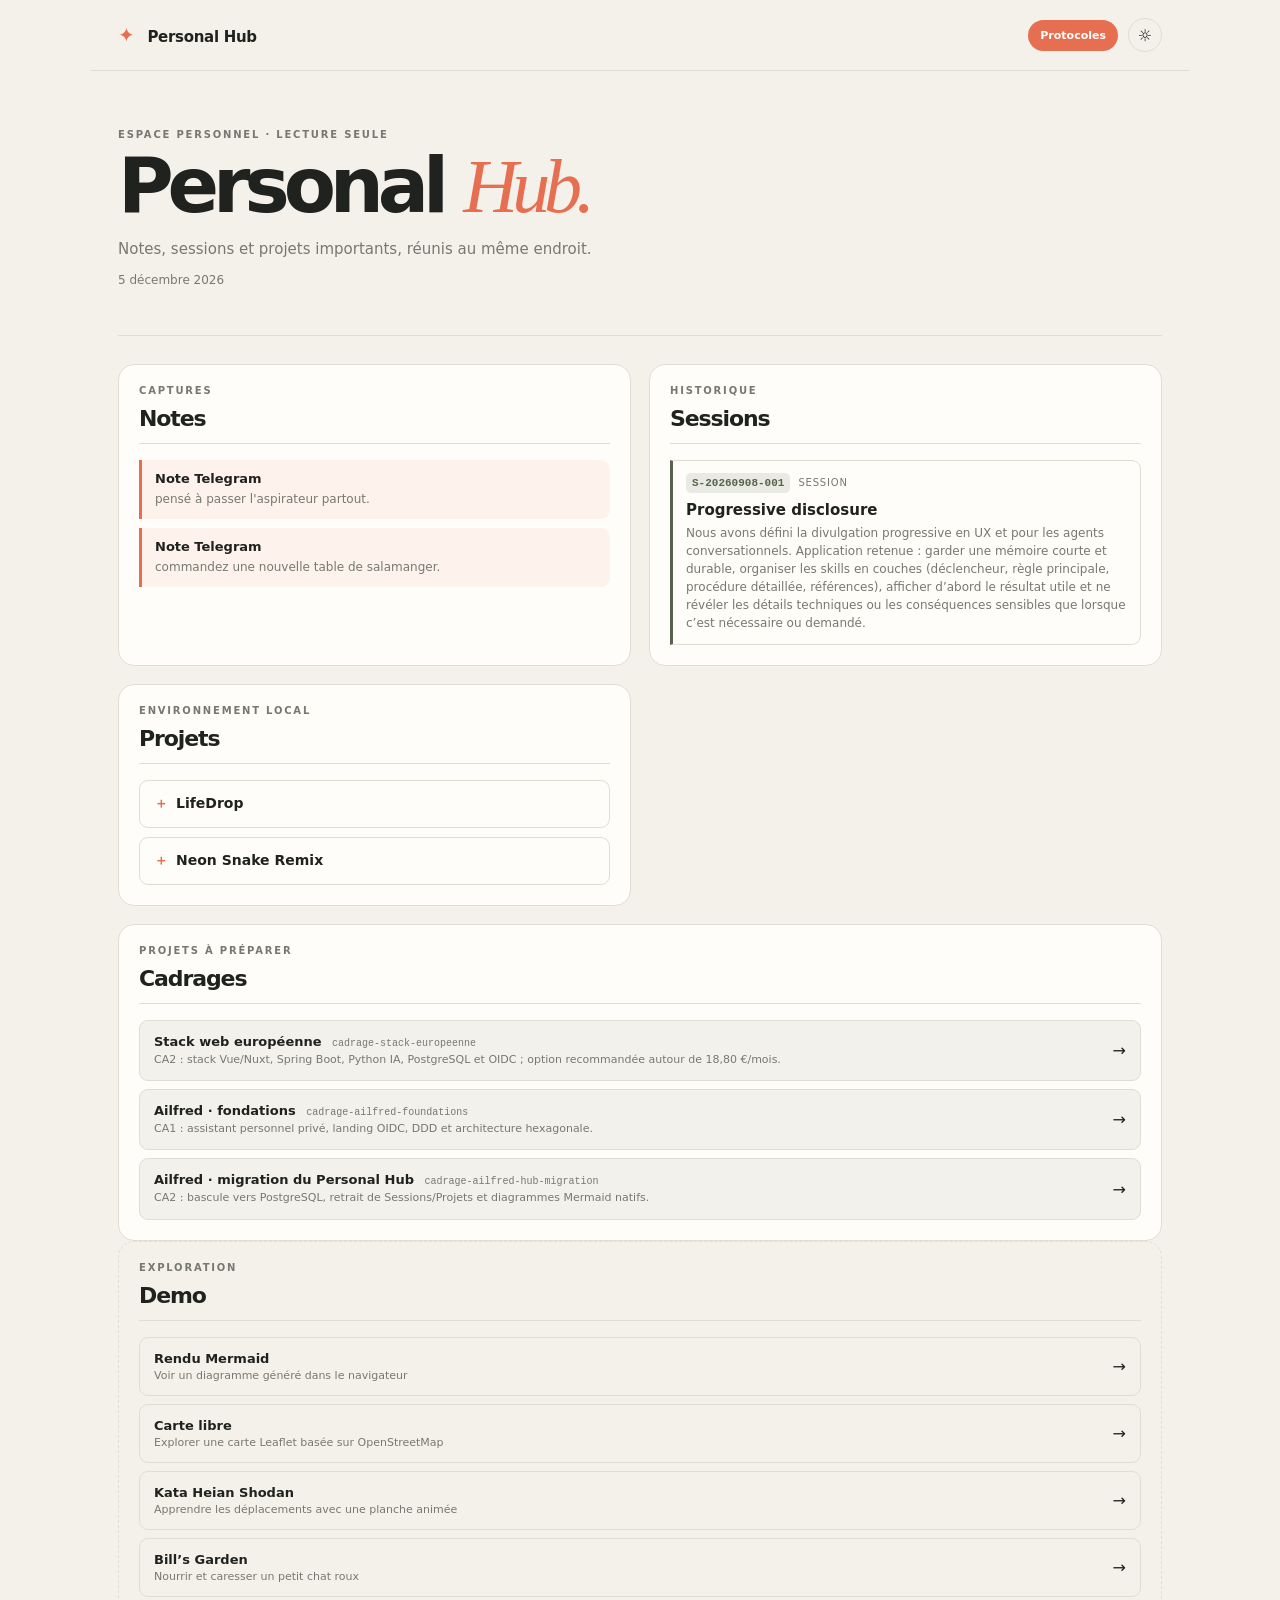
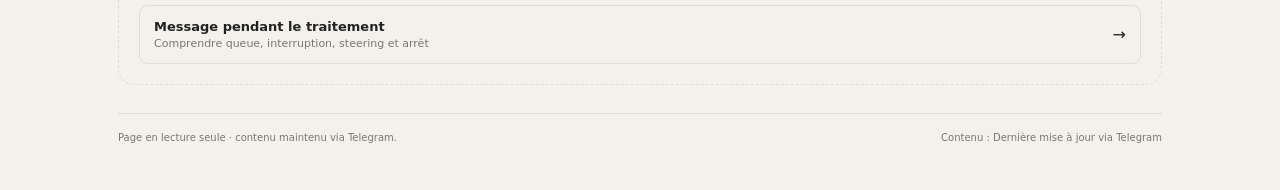
<file: index.html>
<!doctype html>
<html lang="fr">
<head>
  <meta charset="utf-8">
  <meta name="viewport" content="width=device-width, initial-scale=1">
  <meta name="description" content="Personal Hub — contenu personnel et cadrages en lecture seule.">
  <title>Personal Hub</title>
  <link rel="stylesheet" href="style.css">
  <link rel="icon" type="image/svg+xml" href="assets/favicon.svg">
</head>
<body>
  <header class="topbar">
    <a class="brand" href="#top" aria-label="Personal Hub - accueil"><span class="brand-mark">✦</span> Personal Hub</a>
    <div class="top-actions"><a class="protocols-link" href="protocols.html">Protocoles</a><button id="theme-toggle" class="icon-button" type="button" aria-label="Changer de thème">☼</button></div>
  </header>

  <main id="top" class="shell">
    <section class="intro">
      <p class="eyebrow">ESPACE PERSONNEL · LECTURE SEULE</p>
      <h1>Personal <em>Hub.</em></h1>
      <p class="intro-copy">Notes, sessions et projets importants, réunis au même endroit.</p>
      <p id="today" class="muted"></p>
    </section>

    <section class="hub-sections" aria-label="Contenu du Personal Hub">
      <article class="hub-section">
        <div class="section-heading"><div><p class="eyebrow">CAPTURES</p><h2>Notes</h2></div></div>
        <div id="note-list" class="note-list"></div>
      </article>
      <article class="hub-section">
        <div class="section-heading"><div><p class="eyebrow">HISTORIQUE</p><h2>Sessions</h2></div></div>
        <div id="session-list" class="session-list"></div>
      </article>
      <article class="hub-section">
        <div class="section-heading"><div><p class="eyebrow">ENVIRONNEMENT LOCAL</p><h2>Projets</h2></div></div>
        <div id="project-list" class="project-list"></div>
      </article>
      <article id="cadrages" class="hub-section">
        <div class="section-heading"><div><p class="eyebrow">PROJETS À PRÉPARER</p><h2>Cadrages</h2></div></div>
        <div id="cadrage-list" class="cadrage-list"></div>
      </article>
    </section>

    <section class="hub-section demo-section">
      <div class="section-heading"><div><p class="eyebrow">EXPLORATION</p><h2>Demo</h2></div></div>
      <div class="demo-list"><a class="demo-link" href="demo/mermaid.html"><span><strong>Rendu Mermaid</strong><small>Voir un diagramme généré dans le navigateur</small></span><span aria-hidden="true">→</span></a><a class="demo-link" href="demo/map.html"><span><strong>Carte libre</strong><small>Explorer une carte Leaflet basée sur OpenStreetMap</small></span><span aria-hidden="true">→</span></a><a class="demo-link" href="demo/karate.html"><span><strong>Kata Heian Shodan</strong><small>Apprendre les déplacements avec une planche animée</small></span><span aria-hidden="true">→</span></a><a class="demo-link" href="demo/bills-garden.html"><span><strong>Bill’s Garden</strong><small>Nourrir et caresser un petit chat roux</small></span><span aria-hidden="true">→</span></a><a class="demo-link" href="demo/busy-input.html"><span><strong>Message pendant le traitement</strong><small>Comprendre queue, interruption, steering et arrêt</small></span><span aria-hidden="true">→</span></a></div>
    </section>

    <footer><span>Page en lecture seule · contenu maintenu via Telegram.</span><span id="updated-at"></span></footer>
  </main>
  <script src="app.js"></script>
</body>
</html>
</file>
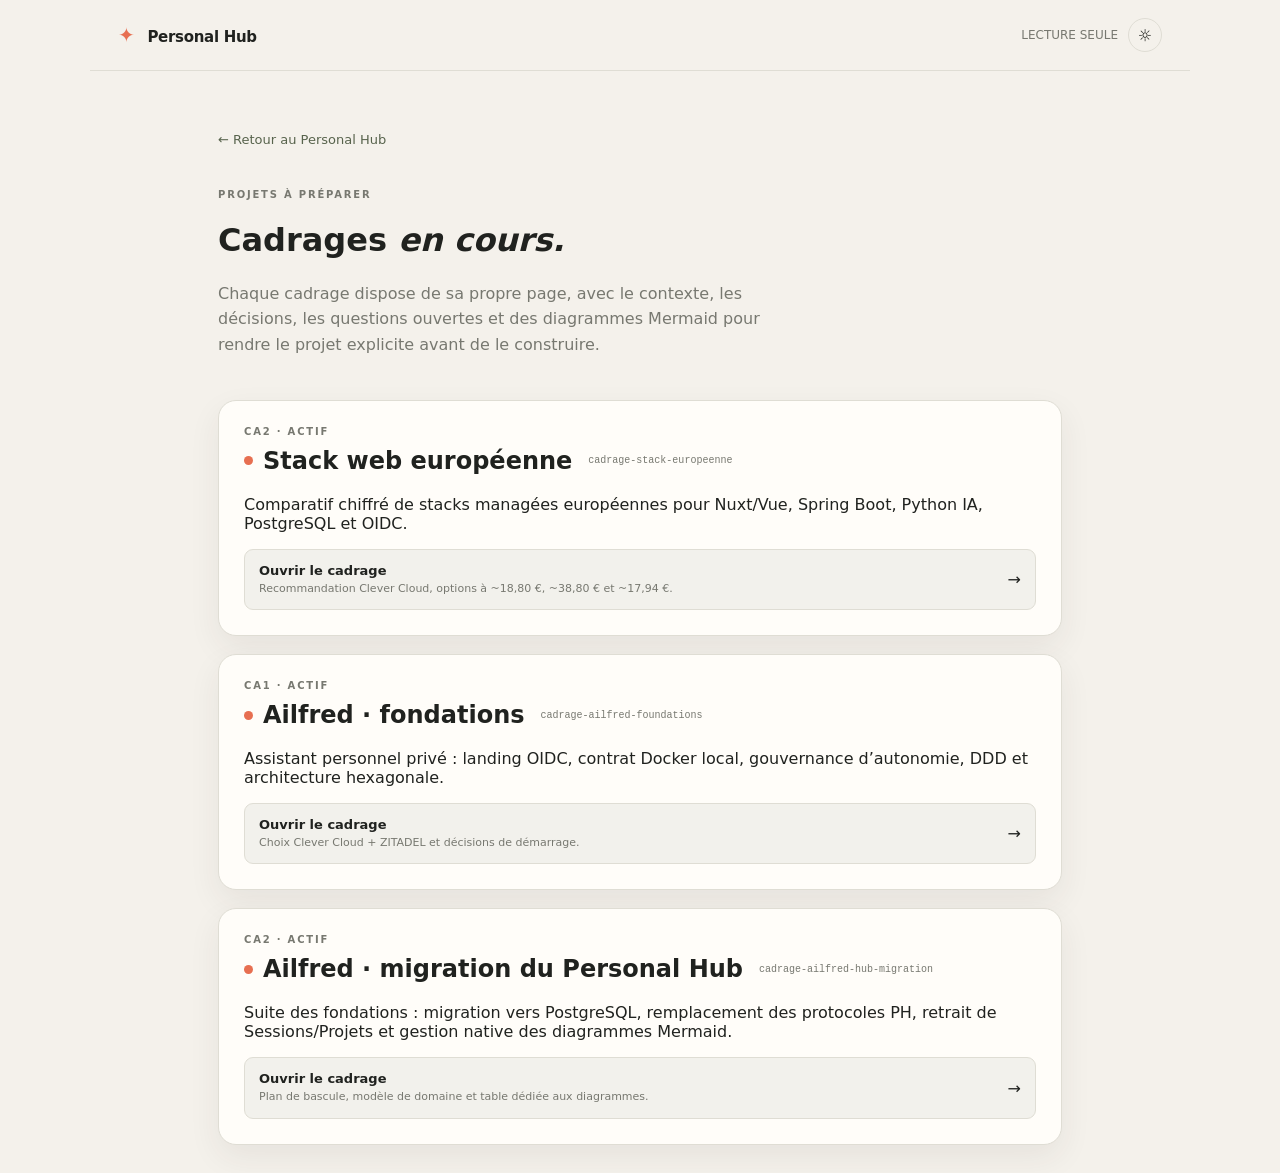
<file: cadrages.html>
<!doctype html>
<html lang="fr">
<head>
  <meta charset="utf-8">
  <meta name="viewport" content="width=device-width, initial-scale=1">
  <meta name="description" content="Cadrages de futurs projets du Personal Hub.">
  <title>Cadrages · Personal Hub</title>
  <link rel="stylesheet" href="style.css">
  <link rel="icon" type="image/svg+xml" href="assets/favicon.svg">
</head>
<body>
  <header class="topbar">
    <a class="brand" href="index.html"><span class="brand-mark">✦</span> Personal Hub</a>
    <div class="top-actions"><span class="muted">LECTURE SEULE</span><button id="theme-toggle" class="icon-button" type="button" aria-label="Changer de thème">☼</button></div>
  </header>
  <main class="shell protocol-page">
    <a class="back-link" href="index.html">← Retour au Personal Hub</a>
    <p class="eyebrow">PROJETS À PRÉPARER</p>
    <h1>Cadrages <em>en cours.</em></h1>
    <p class="protocol-intro">Chaque cadrage dispose de sa propre page, avec le contexte, les décisions, les questions ouvertes et des diagrammes Mermaid pour rendre le projet explicite avant de le construire.</p>
    <section class="protocol-groups">
      <article id="cadrage-stack-europeenne" class="protocol-group">
        <p class="eyebrow">CA2 · ACTIF</p>
        <h2>Stack web européenne <code class="cadrage-id">cadrage-stack-europeenne</code></h2>
        <p>Comparatif chiffré de stacks managées européennes pour Nuxt/Vue, Spring Boot, Python IA, PostgreSQL et OIDC.</p>
        <a class="cadrage-link" href="cadrages/stack-europeenne.html"><span><strong>Ouvrir le cadrage</strong><small>Recommandation Clever Cloud, options à ~18,80 €, ~38,80 € et ~17,94 €.</small></span><span aria-hidden="true">→</span></a>
      </article>
      <article id="cadrage-ailfred-foundations" class="protocol-group">
        <p class="eyebrow">CA1 · ACTIF</p>
        <h2>Ailfred · fondations <code class="cadrage-id">cadrage-ailfred-foundations</code></h2>
        <p>Assistant personnel privé : landing OIDC, contrat Docker local, gouvernance d’autonomie, DDD et architecture hexagonale.</p>
        <a class="cadrage-link" href="cadrages/ailfred-foundations.html"><span><strong>Ouvrir le cadrage</strong><small>Choix Clever Cloud + ZITADEL et décisions de démarrage.</small></span><span aria-hidden="true">→</span></a>
      </article>
      <article id="cadrage-ailfred-hub-migration" class="protocol-group">
        <p class="eyebrow">CA2 · ACTIF</p>
        <h2>Ailfred · migration du Personal Hub <code class="cadrage-id">cadrage-ailfred-hub-migration</code></h2>
        <p>Suite des fondations : migration vers PostgreSQL, remplacement des protocoles PH, retrait de Sessions/Projets et gestion native des diagrammes Mermaid.</p>
        <a class="cadrage-link" href="cadrages/ailfred-hub-migration.html"><span><strong>Ouvrir le cadrage</strong><small>Plan de bascule, modèle de domaine et table dédiée aux diagrammes.</small></span><span aria-hidden="true">→</span></a>
      </article>
    </section>
  </main>
  <script>document.getElementById('theme-toggle').addEventListener('click', () => document.body.classList.toggle('dark'));</script>
</body>
</html>
</file>
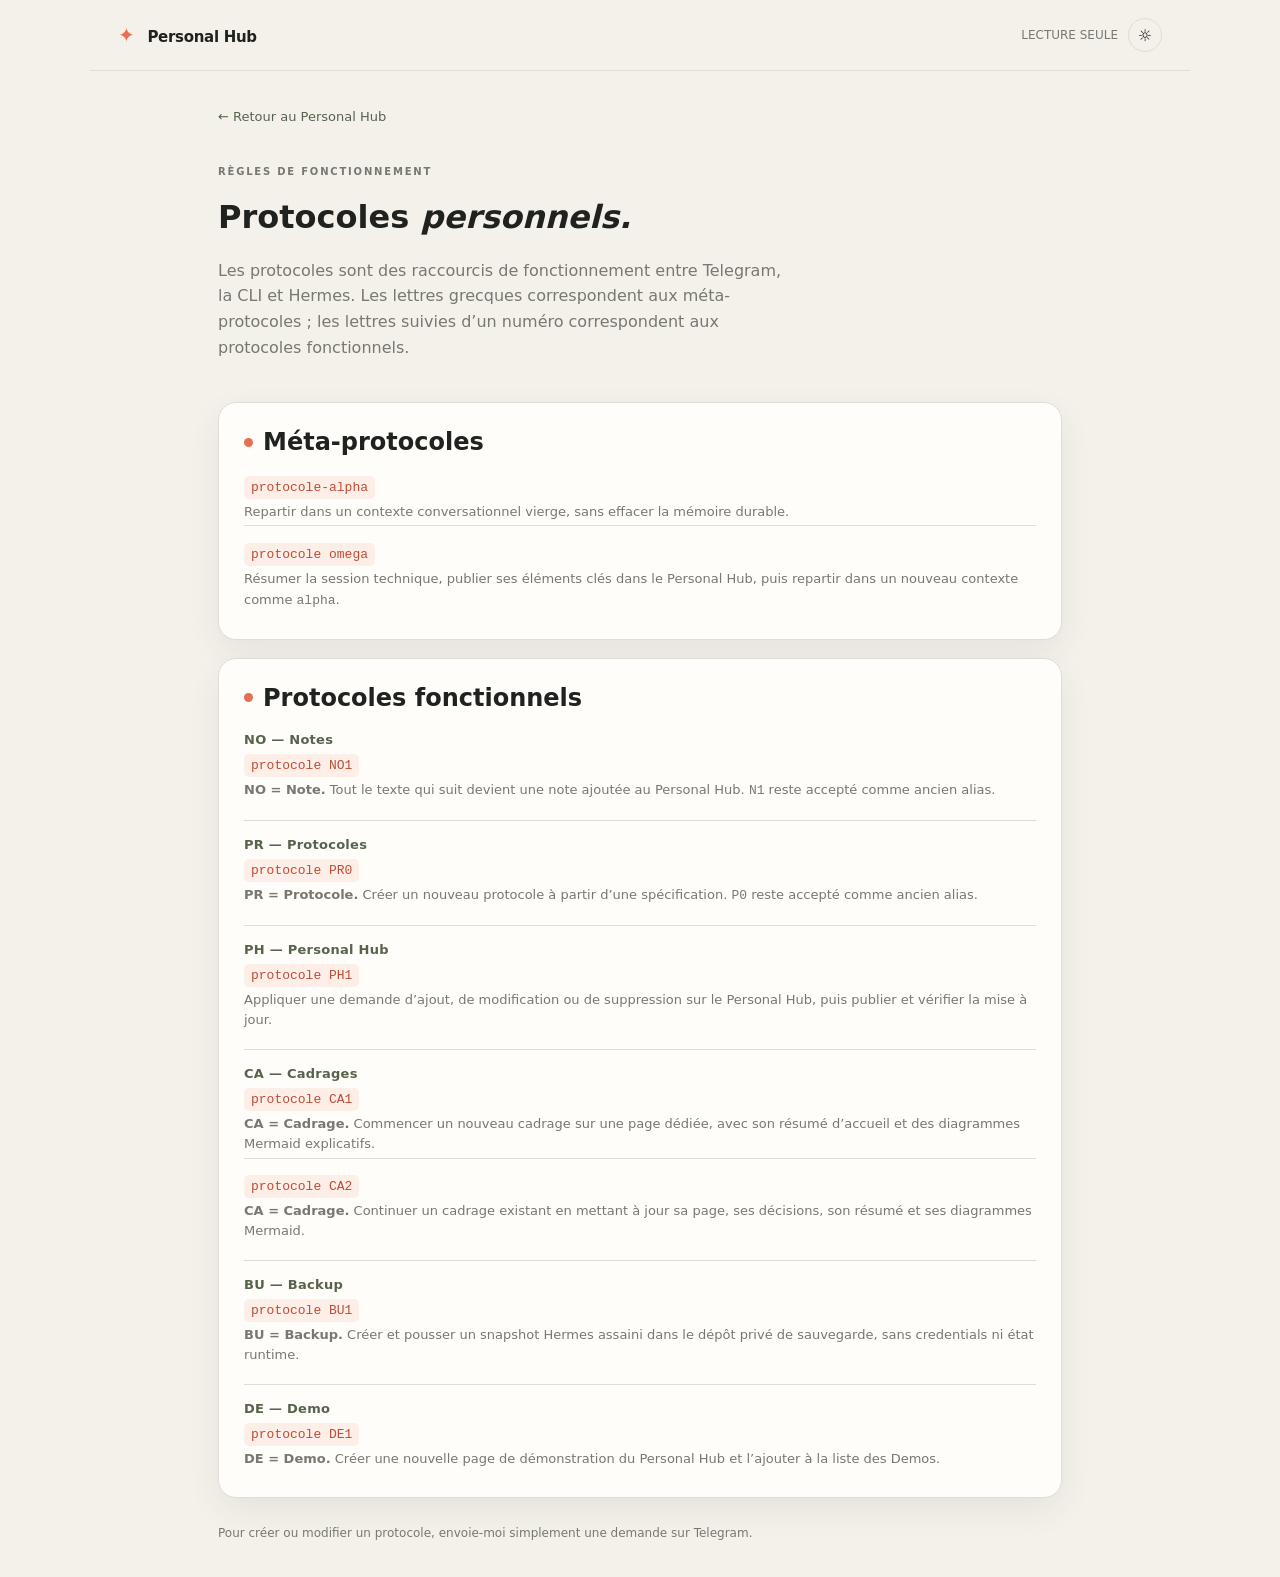
<file: protocols.html>
<!doctype html>
<html lang="fr">
<head>
  <meta charset="utf-8">
  <meta name="viewport" content="width=device-width, initial-scale=1">
  <meta name="description" content="Protocoles personnels du Personal Hub.">
  <title>Protocoles · Personal Hub</title>
  <link rel="stylesheet" href="style.css">
  <link rel="icon" type="image/svg+xml" href="assets/favicon.svg">
  <style>
    .protocol-page { max-width: 900px; margin: 0 auto; padding-top: 35px; }
    .back-link { color: var(--olive); display: inline-block; font-size: 13px; margin-bottom: 42px; text-decoration: none; }
    .back-link:hover { text-decoration: underline; }
    .protocol-intro { color: var(--muted); line-height: 1.6; max-width: 580px; }
    .protocol-groups { display: grid; gap: 18px; margin-top: 42px; }
    .protocol-group { background: var(--surface); border: 1px solid var(--line); border-radius: 18px; box-shadow: var(--shadow); padding: 25px; }
    .protocol-group h2 { align-items: center; display: flex; gap: 10px; margin-bottom: 20px; }
    .protocol-subgroup { border-top: 1px solid var(--line); padding-top: 16px; margin-top: 16px; }
    .protocol-subgroup:first-of-type { border-top: 0; margin-top: 0; padding-top: 0; }
    .protocol-subgroup > h3 { color: var(--olive); font-size: 13px; letter-spacing: .02em; margin: 0 0 8px; }
    .protocol h4 { font-size: 15px; margin: 0 0 7px; }
    .protocol-group h2::before { background: var(--accent); border-radius: 50%; content: ''; display: inline-block; height: 9px; width: 9px; }
    .protocol { border-top: 1px solid var(--line); padding: 17px 0 3px; }
    .protocol:first-of-type { border-top: 0; padding-top: 0; }
    .protocol h3 { font-size: 16px; margin: 0 0 7px; }
    .protocol h3 code { background: color-mix(in srgb, var(--accent) 10%, transparent); border-radius: 5px; color: var(--accent-dark); font-family: ui-monospace, monospace; font-size: 13px; padding: 4px 7px; }
    .protocol p { color: var(--muted); font-size: 13px; line-height: 1.55; margin: 0; }
    .protocol-note { color: var(--muted); font-size: 12px; margin-top: 28px; }
  </style>
</head>
<body>
  <header class="topbar">
    <a class="brand" href="index.html"><span class="brand-mark">✦</span> Personal Hub</a>
    <div class="top-actions"><span class="muted">LECTURE SEULE</span><button id="theme-toggle" class="icon-button" type="button" aria-label="Changer de thème">☼</button></div>
  </header>
  <main class="shell protocol-page">
    <a class="back-link" href="index.html">← Retour au Personal Hub</a>
    <p class="eyebrow">RÈGLES DE FONCTIONNEMENT</p>
    <h1>Protocoles <em>personnels.</em></h1>
    <p class="protocol-intro">Les protocoles sont des raccourcis de fonctionnement entre Telegram, la CLI et Hermes. Les lettres grecques correspondent aux méta-protocoles ; les lettres suivies d’un numéro correspondent aux protocoles fonctionnels.</p>

    <section class="protocol-groups">
      <article class="protocol-group">
        <h2>Méta-protocoles</h2>
        <div class="protocol"><h3><code>protocole-alpha</code></h3><p>Repartir dans un contexte conversationnel vierge, sans effacer la mémoire durable.</p></div>
        <div class="protocol"><h3><code>protocole omega</code></h3><p>Résumer la session technique, publier ses éléments clés dans le Personal Hub, puis repartir dans un nouveau contexte comme <code>alpha</code>.</p></div>
      </article>
      <article class="protocol-group">
        <h2>Protocoles fonctionnels</h2>
        <div class="protocol-subgroup">
          <h3>NO — Notes</h3>
          <div class="protocol"><h4><code>protocole NO1</code></h4><p><strong>NO = Note.</strong> Tout le texte qui suit devient une note ajoutée au Personal Hub. <code>N1</code> reste accepté comme ancien alias.</p></div>
        </div>
        <div class="protocol-subgroup">
          <h3>PR — Protocoles</h3>
          <div class="protocol"><h4><code>protocole PR0</code></h4><p><strong>PR = Protocole.</strong> Créer un nouveau protocole à partir d’une spécification. <code>P0</code> reste accepté comme ancien alias.</p></div>
        </div>
        <div class="protocol-subgroup">
          <h3>PH — Personal Hub</h3>
          <div class="protocol"><h4><code>protocole PH1</code></h4><p>Appliquer une demande d’ajout, de modification ou de suppression sur le Personal Hub, puis publier et vérifier la mise à jour.</p></div>
        </div>
        <div class="protocol-subgroup">
          <h3>CA — Cadrages</h3>
          <div class="protocol"><h4><code>protocole CA1</code></h4><p><strong>CA = Cadrage.</strong> Commencer un nouveau cadrage sur une page dédiée, avec son résumé d’accueil et des diagrammes Mermaid explicatifs.</p></div>
          <div class="protocol"><h4><code>protocole CA2</code></h4><p><strong>CA = Cadrage.</strong> Continuer un cadrage existant en mettant à jour sa page, ses décisions, son résumé et ses diagrammes Mermaid.</p></div>
        </div>
        <div class="protocol-subgroup">
          <h3>BU — Backup</h3>
          <div class="protocol"><h4><code>protocole BU1</code></h4><p><strong>BU = Backup.</strong> Créer et pousser un snapshot Hermes assaini dans le dépôt privé de sauvegarde, sans credentials ni état runtime.</p></div>
        </div>
        <div class="protocol-subgroup">
          <h3>DE — Demo</h3>
          <div class="protocol"><h4><code>protocole DE1</code></h4><p><strong>DE = Demo.</strong> Créer une nouvelle page de démonstration du Personal Hub et l’ajouter à la liste des Demos.</p></div>
        </div>
      </article>
    </section>
    <p class="protocol-note">Pour créer ou modifier un protocole, envoie-moi simplement une demande sur Telegram.</p>
  </main>
  <script>
    document.getElementById('theme-toggle').addEventListener('click', () => document.body.classList.toggle('dark'));
  </script>
</body>
</html>
</file>
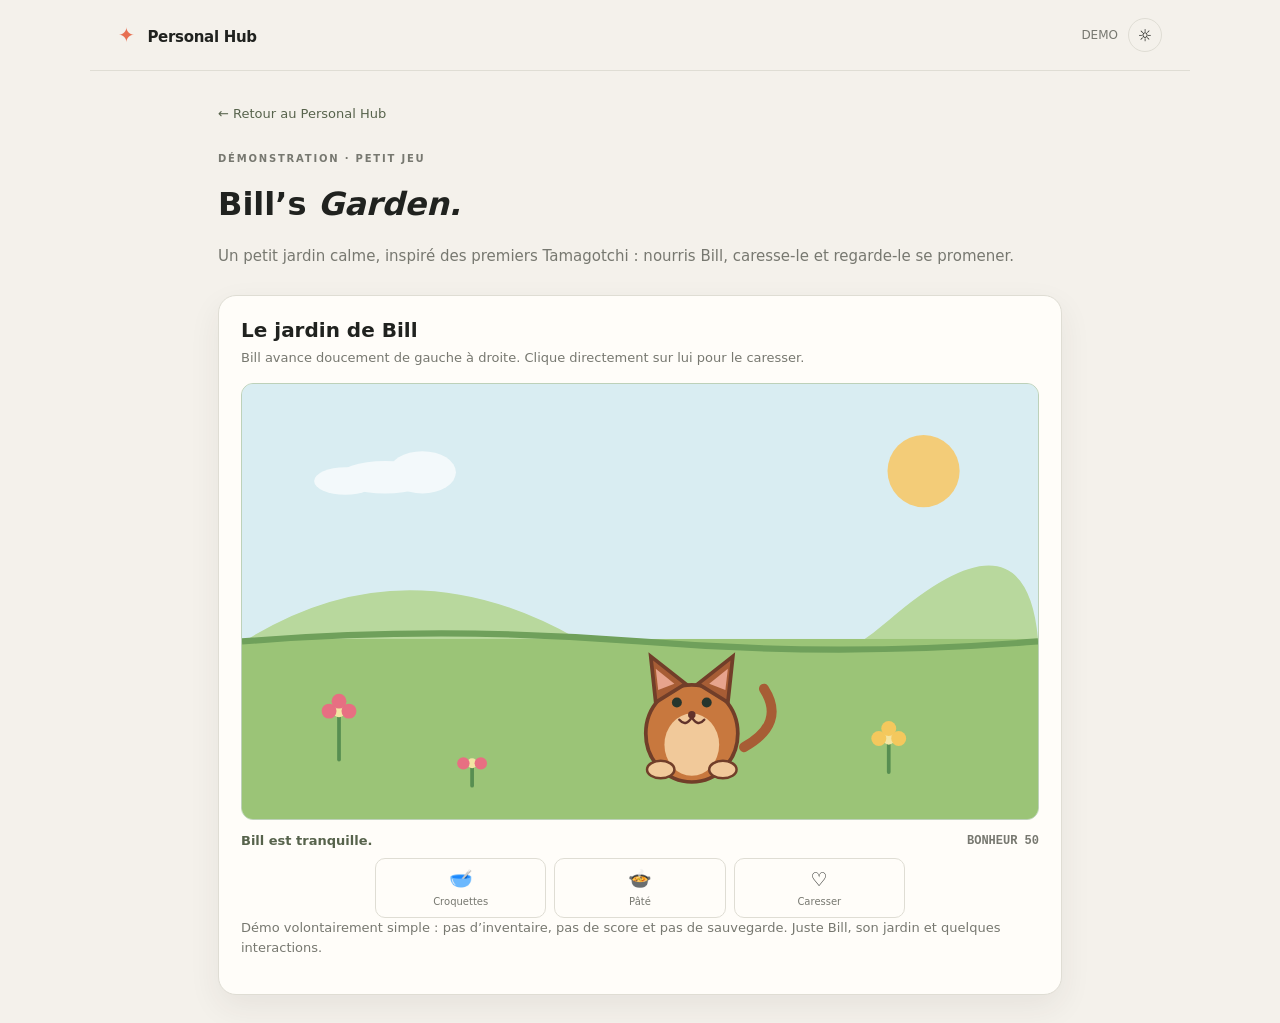
<file: demo/bills-garden.html>
<!doctype html>
<html lang="fr">
<head>
  <meta charset="utf-8">
  <meta name="viewport" content="width=device-width, initial-scale=1">
  <meta name="description" content="Bill's Garden, une petite démo de jardin inspirée des premiers Tamagotchi.">
  <title>Bill's Garden · Personal Hub</title>
  <link rel="stylesheet" href="../style.css">
  <link rel="icon" type="image/svg+xml" href="../assets/favicon.svg">
  <style>
    .bill-page { max-width: 900px; padding-top: 32px; }
    .back-link { color: var(--olive); display: inline-block; font-size: 13px; margin-bottom: 32px; text-decoration: none; }
    .back-link:hover { text-decoration: underline; }
    .bill-card { background: var(--surface); border: 1px solid var(--line); border-radius: 18px; box-shadow: var(--shadow); margin-top: 28px; overflow: hidden; padding: 16px; }
    .bill-card h2 { font-size: 20px; margin: 0 0 6px; }
    .bill-card > p { color: var(--muted); font-size: 13px; line-height: 1.5; margin: 0 0 15px; }
    #garden { background: #dcead6; border: 1px solid #bdd1b9; border-radius: 12px; display: block; height: auto; overflow: hidden; width: 100%; }
    #garden .sky { fill: #d9edf2; }.ground { fill: #9bc477; }.ground-line { stroke: #6fa05b; stroke-width: 5; }.hill { fill: #b8d89d; }.sun { fill: #f7c96b; opacity: .9; }
    .flower-stem { stroke: #578e51; stroke-linecap: round; stroke-width: 3; }.flower-petal { fill: #e76f82; }.flower-petal.yellow { fill: #f4c85d; }.flower-center { fill: #f3e5a3; }.cloud { fill: #fff; opacity: .7; }
    #bill { cursor: pointer; transform-box: fill-box; transform-origin: center bottom; transition: none; }.bill-body { fill: #c8783e; stroke: #713e29; stroke-width: 3; }.bill-belly { fill: #f1c99a; }.bill-ear { fill: #a75d35; stroke: #713e29; stroke-width: 3; }.bill-ear-inner { fill: #e7a48d; }.bill-eye { fill: #26352d; }.bill-nose { fill: #61332b; }.bill-mouth { fill: none; stroke: #61332b; stroke-linecap: round; stroke-width: 2; }.bill-tail { fill: none; stroke: #a75d35; stroke-linecap: round; stroke-width: 8; }.bill-paw { fill: #f1c99a; stroke: #713e29; stroke-width: 2; }
    #bill-pose.happy { animation: bill-hop .52s ease-out; }@keyframes bill-hop { 0%,100% { transform: translateY(0) rotate(0); } 35% { transform: translateY(-9px) rotate(-3deg); } 65% { transform: translateY(-4px) rotate(2deg); } }
    .heart { fill: #e76f82; opacity: 0; pointer-events: none; }.heart.show { animation: float-heart 1.7s ease-out forwards; }@keyframes float-heart { 0% { opacity: 0; transform: translateY(8px) scale(.5); } 20% { opacity: 1; } 100% { opacity: 0; transform: translateY(-54px) scale(1.1); } }
    .bill-status { align-items: center; display: flex; justify-content: space-between; margin: 13px 0 10px; }.mood { color: var(--olive); font-size: 13px; font-weight: 700; }.happiness { color: var(--muted); font: 700 12px ui-monospace, monospace; }
    .bill-controls { display: grid; gap: 8px; grid-template-columns: repeat(3, 1fr); }.bill-button { background: var(--surface); border: 1px solid var(--line); border-radius: 10px; color: var(--ink); min-height: 44px; padding: 8px 6px; }.bill-button:hover { border-color: var(--accent); }.bill-button span { display: block; font-size: 19px; }.bill-button small { color: var(--muted); font-size: 10px; }.bill-note { color: var(--muted); font-size: 11px; line-height: 1.45; margin: 14px 0 0; }
    @media (min-width: 700px) { .bill-card { padding: 22px; }.bill-controls { max-width: 530px; margin: 0 auto; } }
  </style>
</head>
<body>
  <header class="topbar">
    <a class="brand" href="../index.html"><span class="brand-mark">✦</span> Personal Hub</a>
    <div class="top-actions"><span class="muted">DEMO</span><button id="theme-toggle" class="icon-button" type="button" aria-label="Changer de thème">☼</button></div>
  </header>
  <main class="shell bill-page">
    <a class="back-link" href="../index.html">← Retour au Personal Hub</a>
    <p class="eyebrow">DÉMONSTRATION · PETIT JEU</p>
    <h1>Bill’s <em>Garden.</em></h1>
    <p class="intro-copy">Un petit jardin calme, inspiré des premiers Tamagotchi : nourris Bill, caresse-le et regarde-le se promener.</p>
    <article class="bill-card">
      <h2>Le jardin de Bill</h2>
      <p>Bill avance doucement de gauche à droite. Clique directement sur lui pour le caresser.</p>
      <svg id="garden" viewBox="0 0 640 350" role="img" aria-label="Bill le chat roux dans son jardin">
        <rect class="sky" width="640" height="350"/>
        <circle class="sun" cx="548" cy="70" r="29"/>
        <g class="cloud"><ellipse cx="115" cy="75" rx="38" ry="13"/><ellipse cx="145" cy="71" rx="27" ry="17"/><ellipse cx="83" cy="78" rx="25" ry="11"/></g>
        <path class="hill" d="M0 208Q130 125 270 205T520 190T640 205V350H0Z"/>
        <rect class="ground" y="205" width="640" height="145"/>
        <path class="ground-line" d="M0 207Q160 194 320 207T640 207" fill="none"/>
        <g transform="translate(78 263)"><path class="flower-stem" d="M0 39V0"/><circle class="flower-center" cx="0" cy="0" r="5"/><circle class="flower-petal" cx="-8" cy="0" r="6"/><circle class="flower-petal" cx="8" cy="0" r="6"/><circle class="flower-petal" cx="0" cy="-8" r="6"/></g>
        <g transform="translate(520 285)"><path class="flower-stem" d="M0 27V0"/><circle class="flower-center" cx="0" cy="0" r="5"/><circle class="flower-petal yellow" cx="-8" cy="0" r="6"/><circle class="flower-petal yellow" cx="8" cy="0" r="6"/><circle class="flower-petal yellow" cx="0" cy="-8" r="6"/></g>
        <g transform="translate(185 305)"><path class="flower-stem" d="M0 18V0"/><circle class="flower-center" cx="0" cy="0" r="4"/><circle class="flower-petal" cx="-7" cy="0" r="5"/><circle class="flower-petal" cx="7" cy="0" r="5"/></g>
        <g id="bill" transform="translate(310 238)" role="button" tabindex="0" aria-label="Caresser Bill">
          <g id="bill-pose">
          <path class="bill-tail" d="M42 54Q76 35 58 7"/>
          <ellipse class="bill-body" cx="0" cy="43" rx="37" ry="39"/>
          <ellipse class="bill-belly" cx="0" cy="52" rx="22" ry="25"/>
          <path class="bill-ear" d="M-29 18-33-19-5 3Z"/><path class="bill-ear-inner" d="M-27 8-29-9-14 3Z"/>
          <path class="bill-ear" d="M29 18 33-19 5 3Z"/><path class="bill-ear-inner" d="M27 8 29-9 14 3Z"/>
          <circle class="bill-eye" cx="-12" cy="18" r="4"/><circle class="bill-eye" cx="12" cy="18" r="4"/><circle class="bill-nose" cx="0" cy="28" r="3"/><path class="bill-mouth" d="M0 30q-5 8-10 2M0 30q5 8 10 2"/>
          <ellipse class="bill-paw" cx="-25" cy="72" rx="11" ry="7"/><ellipse class="bill-paw" cx="25" cy="72" rx="11" ry="7"/>
          <text class="heart" id="heart" x="-8" y="-25" font-size="28">♥</text>
          </g>
        </g>
      </svg>
      <div class="bill-status"><span id="mood" class="mood">Bill est tranquille.</span><span id="happiness" class="happiness">BONHEUR 50</span></div>
      <div class="bill-controls"><button class="bill-button" data-action="kibble" type="button"><span>🥣</span><small>Croquettes</small></button><button class="bill-button" data-action="pate" type="button"><span>🍲</span><small>Pâté</small></button><button class="bill-button" data-action="pet" type="button"><span>♡</span><small>Caresser</small></button></div>
      <p class="bill-note">Démo volontairement simple : pas d’inventaire, pas de score et pas de sauvegarde. Juste Bill, son jardin et quelques interactions.</p>
    </article>
  </main>
  <script>
    document.getElementById('theme-toggle').addEventListener('click', () => document.body.classList.toggle('dark'));
    const bill = document.getElementById('bill'); const billPose = document.getElementById('bill-pose'); const heart = document.getElementById('heart'); const mood = document.getElementById('mood'); const happiness = document.getElementById('happiness');
    let joy = 50; let x = 310; let direction = 1; let last = performance.now();
    function restartAnimation(node, className) { node.classList.remove(className); node.getAnimations().forEach(animation => animation.cancel()); void node.offsetWidth; node.classList.add(className); }
    function showHeart() { restartAnimation(heart, 'show'); restartAnimation(billPose, 'happy'); }
    function interact(action) { const messages = { kibble: 'Bill adore ses croquettes.', pate: 'Bill se régale de sa pâtée.', pet: 'Bill ronronne sous la caresse.' }; joy = Math.min(100, joy + (action === 'pate' ? 9 : 6)); mood.textContent = messages[action]; happiness.textContent = `BONHEUR ${joy}`; showHeart(); }
    document.querySelectorAll('[data-action]').forEach(button => button.addEventListener('click', () => interact(button.dataset.action)));
    bill.addEventListener('click', () => interact('pet')); bill.addEventListener('keydown', event => { if (event.key === 'Enter' || event.key === ' ') { event.preventDefault(); interact('pet'); } });
    function move(now) { const delta = Math.min(32, now - last); last = now; x += direction * delta * .035; if (x > 515) { x = 515; direction = -1; } if (x < 95) { x = 95; direction = 1; } bill.setAttribute('transform', `translate(${x} 238) scale(${direction < 0 ? -1 : 1} 1)`); requestAnimationFrame(move); }
    requestAnimationFrame(move);
  </script>
</body>
</html>
</file>
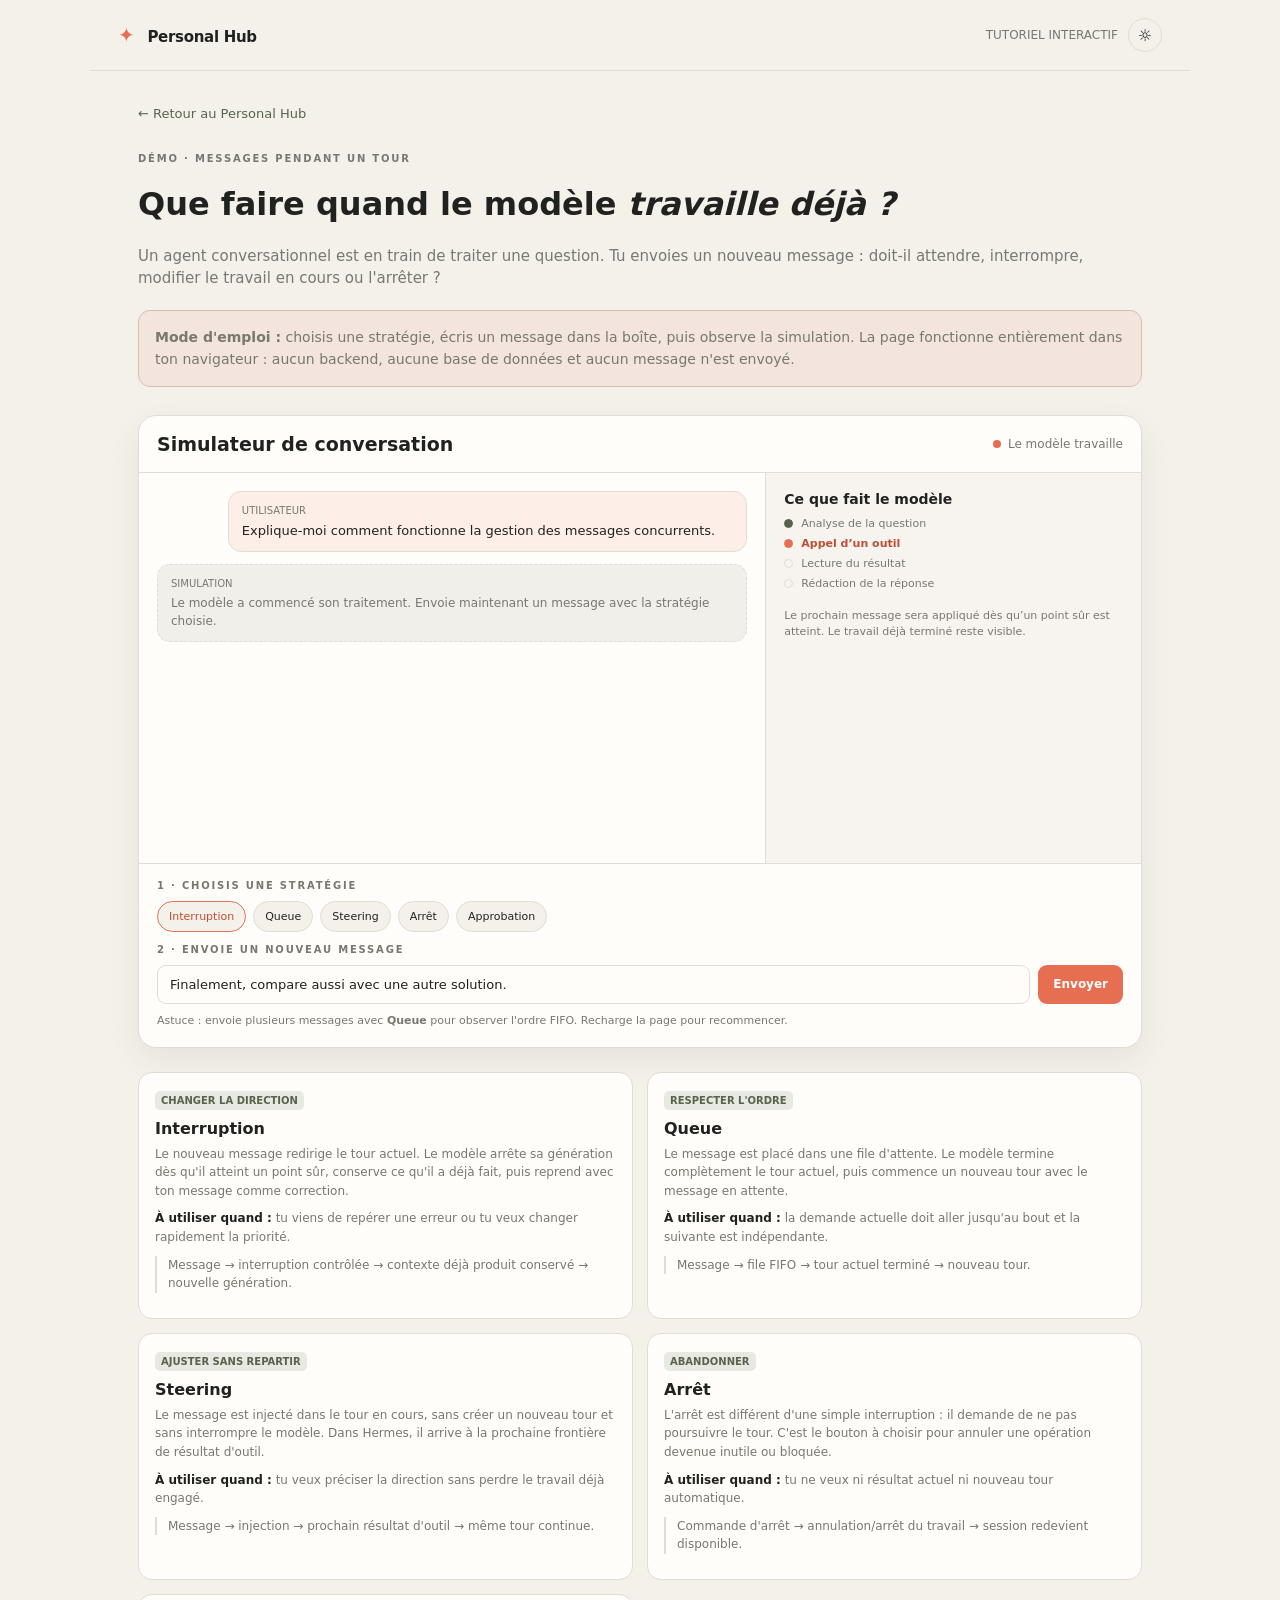
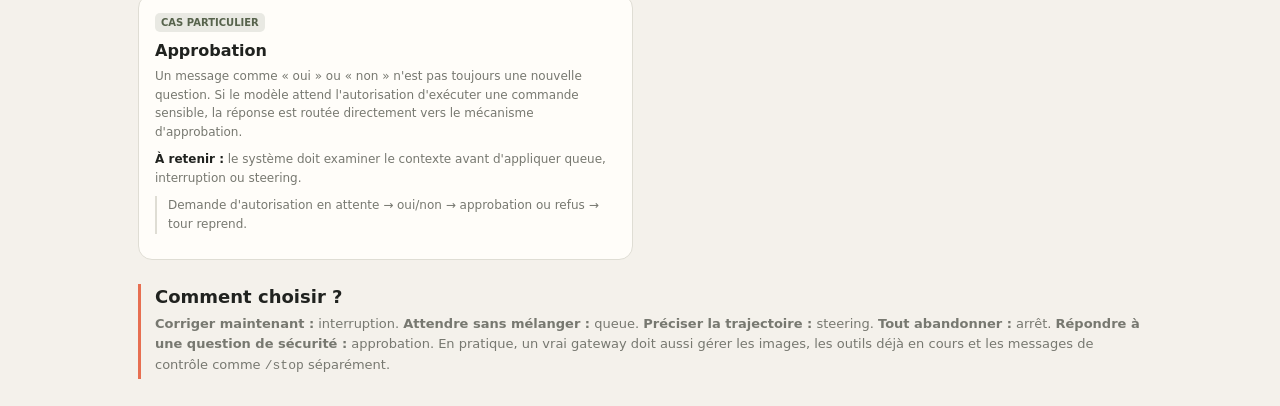
<file: demo/busy-input.html>
<!doctype html>
<html lang="fr">
<head>
  <meta charset="utf-8">
  <meta name="viewport" content="width=device-width, initial-scale=1">
  <meta name="description" content="Tutoriel interactif des stratégies de gestion d'un message reçu pendant le traitement d'une autre question.">
  <title>Message pendant le traitement · Personal Hub</title>
  <link rel="stylesheet" href="../style.css">
  <link rel="icon" type="image/svg+xml" href="../assets/favicon.svg">
  <style>
    .demo-page { max-width: 1060px; padding-top: 32px; }
    .back-link { color: var(--olive); display: inline-block; font-size: 13px; margin-bottom: 32px; text-decoration: none; }
    .back-link:hover { text-decoration: underline; }
    .hero-note { background: color-mix(in srgb, var(--accent) 9%, transparent); border: 1px solid color-mix(in srgb, var(--accent) 30%, var(--line)); border-radius: 12px; color: var(--muted); font-size: 14px; line-height: 1.6; margin-top: 20px; padding: 15px 16px; }
    .simulator { background: var(--surface); border: 1px solid var(--line); border-radius: 18px; box-shadow: var(--shadow); margin-top: 28px; overflow: hidden; }
    .sim-head { align-items: center; border-bottom: 1px solid var(--line); display: flex; gap: 12px; justify-content: space-between; padding: 17px 18px; }
    .sim-head h2 { font-size: 19px; margin: 0; }
    .status { align-items: center; color: var(--muted); display: flex; font-size: 12px; gap: 7px; white-space: nowrap; }
    .status::before { background: var(--olive); border-radius: 50%; content: ''; display: inline-block; height: 8px; width: 8px; }
    .status.busy::before { animation: pulse 1s infinite; background: var(--accent); }
    @keyframes pulse { 50% { opacity: .35; transform: scale(.7); } }
    .sim-body { display: grid; grid-template-columns: minmax(0, 1.25fr) minmax(260px, .75fr); }
    .conversation { min-height: 390px; padding: 18px; }
    .bubble { border: 1px solid var(--line); border-radius: 13px; font-size: 13px; line-height: 1.5; margin-bottom: 12px; max-width: 88%; padding: 11px 13px; }
    .bubble.user { background: color-mix(in srgb, var(--accent) 10%, transparent); margin-left: auto; }
    .bubble.assistant { background: var(--bg); }
    .bubble.system { background: color-mix(in srgb, var(--olive) 9%, transparent); border-style: dashed; color: var(--muted); font-size: 12px; max-width: 100%; }
    .bubble small { color: var(--muted); display: block; font-size: 10px; margin-bottom: 3px; text-transform: uppercase; }
    .bubble code { color: var(--olive); font-size: 11px; }
    .sim-side { background: color-mix(in srgb, var(--bg) 72%, var(--surface)); border-left: 1px solid var(--line); padding: 18px; }
    .sim-side h3 { font-size: 14px; margin: 0 0 10px; }
    .progress { display: grid; gap: 7px; margin-bottom: 18px; }
    .progress-step { align-items: center; color: var(--muted); display: flex; font-size: 11px; gap: 8px; }
    .progress-step::before { border: 1px solid var(--line); border-radius: 50%; content: ''; height: 7px; width: 7px; }
    .progress-step.active { color: var(--accent-dark); font-weight: 700; }
    .progress-step.active::before { background: var(--accent); border-color: var(--accent); }
    .progress-step.done::before { background: var(--olive); border-color: var(--olive); }
    .control-panel { border-top: 1px solid var(--line); padding: 16px 18px 18px; }
    .strategy-row { display: flex; flex-wrap: wrap; gap: 7px; margin-bottom: 12px; }
    .strategy-button { background: var(--bg); border: 1px solid var(--line); border-radius: 999px; color: var(--ink); font-size: 11px; padding: 8px 11px; }
    .strategy-button:hover,.strategy-button.selected { border-color: var(--accent); color: var(--accent-dark); }
    .composer { display: flex; gap: 8px; }
    .sr-only { clip: rect(0 0 0 0); clip-path: inset(50%); height: 1px; overflow: hidden; position: absolute; white-space: nowrap; width: 1px; }
    .composer input { background: var(--surface); border: 1px solid var(--line); border-radius: 9px; color: var(--ink); flex: 1; font: inherit; font-size: 13px; min-width: 0; padding: 11px 12px; }
    .composer input:focus { border-color: var(--accent); outline: 2px solid color-mix(in srgb, var(--accent) 22%, transparent); }
    .send-button { background: var(--accent); border: 0; border-radius: 9px; color: #fff; font-size: 12px; font-weight: 750; padding: 0 15px; }
    .send-button:hover { background: var(--accent-dark); }
    .hint { color: var(--muted); font-size: 11px; line-height: 1.45; margin: 9px 0 0; }
    .strategy-grid { display: grid; gap: 14px; grid-template-columns: repeat(2, minmax(0, 1fr)); margin-top: 24px; }
    .strategy-card { background: var(--surface); border: 1px solid var(--line); border-radius: 14px; padding: 16px; }
    .strategy-card h3 { font-size: 16px; margin: 0 0 7px; }
    .strategy-card p { color: var(--muted); font-size: 12px; line-height: 1.55; margin: 0 0 9px; }
    .strategy-card strong { color: var(--ink); }
    .tag { background: color-mix(in srgb, var(--olive) 13%, transparent); border-radius: 5px; color: var(--olive); display: inline-block; font-size: 10px; font-weight: 750; margin-bottom: 9px; padding: 4px 6px; }
    .flow { border-left: 2px solid var(--line); color: var(--muted); font-size: 11px; line-height: 1.6; margin: 9px 0 0; padding-left: 11px; }
    .tip-card { border-left: 3px solid var(--accent); margin-top: 24px; padding: 2px 0 2px 14px; }
    .tip-card h2 { font-size: 18px; margin: 0 0 7px; }
    .tip-card p { color: var(--muted); font-size: 13px; line-height: 1.6; margin: 0; }
    @media (max-width: 720px) { .sim-body { grid-template-columns: 1fr; } .sim-side { border-left: 0; border-top: 1px solid var(--line); } .strategy-grid { grid-template-columns: 1fr; } .sim-head { align-items: flex-start; flex-direction: column; } }
  </style>
</head>
<body>
  <header class="topbar">
    <a class="brand" href="../index.html"><span class="brand-mark">✦</span> Personal Hub</a>
    <div class="top-actions"><span class="muted">TUTORIEL INTERACTIF</span><button id="theme-toggle" class="icon-button" type="button" aria-label="Changer de thème">☼</button></div>
  </header>
  <main class="shell demo-page">
    <a class="back-link" href="../index.html">← Retour au Personal Hub</a>
    <p class="eyebrow">DÉMO · MESSAGES PENDANT UN TOUR</p>
    <h1>Que faire quand le modèle <em>travaille déjà ?</em></h1>
    <p class="intro-copy">Un agent conversationnel est en train de traiter une question. Tu envoies un nouveau message : doit-il attendre, interrompre, modifier le travail en cours ou l'arrêter ?</p>
    <div class="hero-note"><strong>Mode d'emploi :</strong> choisis une stratégie, écris un message dans la boîte, puis observe la simulation. La page fonctionne entièrement dans ton navigateur : aucun backend, aucune base de données et aucun message n'est envoyé.</div>

    <section class="simulator" aria-labelledby="sim-title">
      <div class="sim-head"><h2 id="sim-title">Simulateur de conversation</h2><div id="status" class="status busy">Le modèle travaille</div></div>
      <div class="sim-body">
        <div id="conversation" class="conversation" aria-live="polite"></div>
        <aside class="sim-side" aria-label="Progression simulée">
          <h3>Ce que fait le modèle</h3>
          <div id="progress" class="progress"></div>
          <p id="explanation" class="hint"></p>
        </aside>
      </div>
      <div class="control-panel">
        <div class="eyebrow">1 · CHOISIS UNE STRATÉGIE</div>
        <div class="strategy-row" role="group" aria-label="Stratégie de traitement du message">
          <button class="strategy-button selected" data-strategy="interrupt" type="button">Interruption</button>
          <button class="strategy-button" data-strategy="queue" type="button">Queue</button>
          <button class="strategy-button" data-strategy="steer" type="button">Steering</button>
          <button class="strategy-button" data-strategy="stop" type="button">Arrêt</button>
          <button class="strategy-button" data-strategy="approval" type="button">Approbation</button>
        </div>
        <div class="eyebrow">2 · ENVOIE UN NOUVEAU MESSAGE</div>
        <form id="composer" class="composer">
          <label class="sr-only" for="message">Ton nouveau message</label>
          <input id="message" autocomplete="off" value="Finalement, compare aussi avec une autre solution." placeholder="Ex. Ajoute un exemple concret…">
          <button class="send-button" type="submit">Envoyer</button>
        </form>
        <p class="hint">Astuce : envoie plusieurs messages avec <strong>Queue</strong> pour observer l'ordre FIFO. Recharge la page pour recommencer.</p>
      </div>
    </section>

    <section class="strategy-grid" aria-label="Explication des stratégies">
      <article class="strategy-card"><span class="tag">CHANGER LA DIRECTION</span><h3>Interruption</h3><p>Le nouveau message redirige le tour actuel. Le modèle arrête sa génération dès qu'il atteint un point sûr, conserve ce qu'il a déjà fait, puis reprend avec ton message comme correction.</p><p><strong>À utiliser quand :</strong> tu viens de repérer une erreur ou tu veux changer rapidement la priorité.</p><p class="flow">Message → interruption contrôlée → contexte déjà produit conservé → nouvelle génération.</p></article>
      <article class="strategy-card"><span class="tag">RESPECTER L'ORDRE</span><h3>Queue</h3><p>Le message est placé dans une file d'attente. Le modèle termine complètement le tour actuel, puis commence un nouveau tour avec le message en attente.</p><p><strong>À utiliser quand :</strong> la demande actuelle doit aller jusqu'au bout et la suivante est indépendante.</p><p class="flow">Message → file FIFO → tour actuel terminé → nouveau tour.</p></article>
      <article class="strategy-card"><span class="tag">AJUSTER SANS REPARTIR</span><h3>Steering</h3><p>Le message est injecté dans le tour en cours, sans créer un nouveau tour et sans interrompre le modèle. Dans Hermes, il arrive à la prochaine frontière de résultat d'outil.</p><p><strong>À utiliser quand :</strong> tu veux préciser la direction sans perdre le travail déjà engagé.</p><p class="flow">Message → injection → prochain résultat d'outil → même tour continue.</p></article>
      <article class="strategy-card"><span class="tag">ABANDONNER</span><h3>Arrêt</h3><p>L'arrêt est différent d'une simple interruption : il demande de ne pas poursuivre le tour. C'est le bouton à choisir pour annuler une opération devenue inutile ou bloquée.</p><p><strong>À utiliser quand :</strong> tu ne veux ni résultat actuel ni nouveau tour automatique.</p><p class="flow">Commande d'arrêt → annulation/arrêt du travail → session redevient disponible.</p></article>
      <article class="strategy-card"><span class="tag">CAS PARTICULIER</span><h3>Approbation</h3><p>Un message comme « oui » ou « non » n'est pas toujours une nouvelle question. Si le modèle attend l'autorisation d'exécuter une commande sensible, la réponse est routée directement vers le mécanisme d'approbation.</p><p><strong>À retenir :</strong> le système doit examiner le contexte avant d'appliquer queue, interruption ou steering.</p><p class="flow">Demande d'autorisation en attente → oui/non → approbation ou refus → tour reprend.</p></article>
    </section>

    <section class="tip-card"><h2>Comment choisir ?</h2><p><strong>Corriger maintenant :</strong> interruption. <strong>Attendre sans mélanger :</strong> queue. <strong>Préciser la trajectoire :</strong> steering. <strong>Tout abandonner :</strong> arrêt. <strong>Répondre à une question de sécurité :</strong> approbation. En pratique, un vrai gateway doit aussi gérer les images, les outils déjà en cours et les messages de contrôle comme <code>/stop</code> séparément.</p></section>
  </main>
  <script>
    const state = { strategy: 'interrupt', phase: 0, busy: true, queue: [], timer: null };
    const labels = ['Analyse de la question', 'Appel d’un outil', 'Lecture du résultat', 'Rédaction de la réponse'];
    const conversation = document.getElementById('conversation');
    const progress = document.getElementById('progress');
    const status = document.getElementById('status');
    const explanation = document.getElementById('explanation');
    const strategyText = {
      interrupt: 'Le prochain message sera appliqué dès qu’un point sûr est atteint. Le travail déjà terminé reste visible.',
      queue: 'Le prochain message attendra dans une file FIFO et démarrera après la réponse actuelle.',
      steer: 'Le prochain message sera injecté après le prochain résultat d’outil, sans démarrer un nouveau tour.',
      stop: 'Le message arrêtera le tour simulé ; il ne sera pas lancé automatiquement.',
      approval: 'Le message sera interprété comme une réponse à une autorisation en attente.'
    };
    function addBubble(kind, label, text) {
      const bubble = document.createElement('div'); bubble.className = `bubble ${kind}`;
      bubble.innerHTML = `<small>${label}</small>${escapeHtml(text)}`; conversation.appendChild(bubble); conversation.scrollTop = conversation.scrollHeight;
    }
    function escapeHtml(text) { const node = document.createElement('div'); node.textContent = text; return node.innerHTML; }
    function renderProgress() {
      progress.innerHTML = labels.map((label, i) => `<div class="progress-step ${i < state.phase ? 'done' : ''} ${i === state.phase && state.busy ? 'active' : ''}">${label}</div>`).join('');
      status.textContent = state.busy ? 'Le modèle travaille' : 'Le modèle est disponible'; status.classList.toggle('busy', state.busy);
      explanation.textContent = strategyText[state.strategy];
    }
    function advance() {
      if (!state.busy) return;
      state.phase += 1;
      if (state.phase >= labels.length) {
        state.busy = false; state.phase = labels.length;
        addBubble('assistant', 'Modèle · réponse terminée', 'Voici une réponse simulée. Le tour est terminé : un message éventuellement en queue peut maintenant démarrer.');
        renderProgress();
        if (state.queue.length) { const next = state.queue.shift(); setTimeout(() => startTurn(next, 'Tour suivant depuis la file'), 500); }
        return;
      }
      renderProgress(); state.timer = setTimeout(advance, 1500);
    }
    function startTurn(text, label = 'Nouveau tour') {
      state.busy = true; state.phase = 0; addBubble('user', 'Utilisateur', text); addBubble('system', label, 'Le modèle commence un nouveau tour.'); renderProgress(); clearTimeout(state.timer); state.timer = setTimeout(advance, 1200);
    }
    function handleMessage(text) {
      if (!text.trim()) return;
      const mode = state.strategy;
      if (!state.busy) { startTurn(text, 'Après le tour précédent'); return; }
      if (mode === 'queue') {
        state.queue.push(text); addBubble('user', 'Utilisateur · en attente', text); addBubble('system', 'Queue', `Message placé en position ${state.queue.length}. Il attend la fin du tour actuel.`); return;
      }
      if (mode === 'steer') {
        addBubble('user', 'Utilisateur · steering', text); addBubble('system', 'Steering', 'Correction injectée : le même tour continue après sa prochaine étape d’outil.'); state.phase = Math.min(state.phase + 1, labels.length - 1); renderProgress(); return;
      }
      if (mode === 'stop') {
        clearTimeout(state.timer); state.busy = false; state.phase = labels.length; addBubble('user', 'Utilisateur · arrêt', text); addBubble('system', 'Arrêt', 'Le tour est abandonné. Le message n’est pas lancé automatiquement : tu peux renvoyer une nouvelle demande.'); renderProgress(); return;
      }
      if (mode === 'approval') {
        addBubble('user', 'Utilisateur · approbation', text); addBubble('system', 'Approbation', 'Réponse routée vers le contrôle de sécurité : dans un vrai système, « oui » autorise et « non » refuse la commande en attente.'); return;
      }
      clearTimeout(state.timer); state.busy = false; addBubble('user', 'Utilisateur · interruption', text); addBubble('system', 'Interruption contrôlée', 'Le modèle conserve le travail déjà terminé et redémarre sa génération avec cette correction.'); renderProgress(); setTimeout(() => startTurn('Reprise avec la correction : ' + text, 'Tour redirigé'), 800);
    }
    document.querySelectorAll('[data-strategy]').forEach(button => button.addEventListener('click', () => { state.strategy = button.dataset.strategy; document.querySelectorAll('[data-strategy]').forEach(b => b.classList.toggle('selected', b === button)); renderProgress(); }));
    document.getElementById('composer').addEventListener('submit', event => { event.preventDefault(); const input = document.getElementById('message'); handleMessage(input.value); input.select(); });
    document.getElementById('theme-toggle').addEventListener('click', () => document.body.classList.toggle('dark'));
    addBubble('user', 'Utilisateur', 'Explique-moi comment fonctionne la gestion des messages concurrents.'); addBubble('system', 'Simulation', 'Le modèle a commencé son traitement. Envoie maintenant un message avec la stratégie choisie.'); renderProgress(); state.timer = setTimeout(advance, 1500);
  </script>
</body>
</html>
</file>
<file: style.css>
:root { --bg:#f4f1eb; --surface:#fffdf9; --ink:#20221f; --muted:#777870; --line:#dfddd4; --accent:#e76f51; --accent-dark:#be4d34; --olive:#57634c; --shadow:0 12px 32px rgba(53,48,37,.07); }
* { box-sizing:border-box; }
html { scroll-behavior:smooth; }
body { margin:0; min-width:320px; background:var(--bg); color:var(--ink); font-family:Inter,ui-sans-serif,system-ui,-apple-system,BlinkMacSystemFont,"Segoe UI",sans-serif; }
body.dark { --bg:#171a17; --surface:#222721; --ink:#f1eee5; --muted:#a8ad9f; --line:#3a4038; --olive:#b3c59e; --shadow:0 12px 32px rgba(0,0,0,.18); }
a { color:inherit; }
button { cursor:pointer; font:inherit; }
.topbar { align-items:center; border-bottom:1px solid var(--line); display:flex; justify-content:space-between; margin:0 auto; max-width:1100px; padding:18px 20px; }
.brand { color:var(--ink); font-size:15px; font-weight:750; letter-spacing:-.02em; text-decoration:none; }.brand-mark { color:var(--accent); font-size:20px; margin-right:8px; }.top-actions { align-items:center; display:flex; gap:10px; }.protocols-link { background:var(--accent); border-radius:999px; color:#fff; font-size:11px; font-weight:750; padding:9px 12px; text-decoration:none; }.protocols-link:hover { background:var(--accent-dark); }.icon-button { background:transparent; border:1px solid var(--line); border-radius:50%; color:var(--ink); height:34px; width:34px; }
.shell { margin:0 auto; max-width:1100px; padding:38px 20px 20px; }.intro { border-bottom:1px solid var(--line); padding-bottom:28px; }.eyebrow { color:var(--muted); font-size:10px; font-weight:800; letter-spacing:.18em; margin:0 0 10px; }.intro h1 { font-size:clamp(42px,12vw,76px); letter-spacing:-.08em; line-height:.95; margin:0 0 16px; }.intro h1 em { color:var(--accent); font-family:Georgia,serif; font-weight:400; }.intro-copy { color:var(--muted); font-size:15px; line-height:1.5; margin:0 0 10px; }.muted { color:var(--muted); font-size:12px; }
.hub-sections { display:grid; gap:16px; margin-top:28px; }.hub-section { background:var(--surface); border:1px solid var(--line); border-radius:16px; box-shadow:none; padding:20px; }.section-heading { border-bottom:1px solid var(--line); margin-bottom:16px; padding-bottom:12px; }.section-heading h2 { font-size:22px; letter-spacing:-.05em; margin:0; }.demo-section { background:transparent; border-style:dashed; }
.demo-list { display:grid; gap:8px; }.demo-link { align-items:center; background:var(--bg); border:1px solid var(--line); border-radius:9px; color:var(--ink); display:flex; justify-content:space-between; padding:13px 14px; text-decoration:none; width:100%; }.demo-link:hover { border-color:var(--accent); }.demo-link strong { display:block; font-size:13px; }.demo-link small { color:var(--muted); display:block; font-size:11px; margin-top:3px; }
.cadrage-list { display:grid; gap:8px; }.cadrage-link { align-items:center; background:color-mix(in srgb,var(--olive) 8%,transparent); border:1px solid var(--line); border-radius:9px; color:var(--ink); display:flex; justify-content:space-between; padding:13px 14px; text-decoration:none; width:100%; }.cadrage-link:hover { border-color:var(--olive); }.cadrage-link strong { display:block; font-size:13px; }.cadrage-link small { color:var(--muted); display:block; font-size:11px; line-height:1.4; margin-top:3px; }.cadrage-id { color:var(--muted); font:500 10px ui-monospace,monospace; letter-spacing:0; margin-left:6px; white-space:nowrap; }.cadrage-id-title { display:inline-block; font-size:clamp(10px,1.8vw,12px); margin-left:10px; vertical-align:middle; }
.empty { color:var(--muted); font-size:13px; font-style:italic; margin:0; }.note-list,.session-list,.project-list { display:grid; gap:9px; }.note { background:color-mix(in srgb,var(--accent) 8%,transparent); border-left:3px solid var(--accent); border-radius:0 9px 9px 0; padding:11px 13px; }.note strong { display:block; font-size:13px; margin-bottom:4px; }.note p,.session p { color:var(--muted); font-size:12px; line-height:1.5; margin:0; white-space:pre-wrap; }.session { border:1px solid var(--line); border-left:3px solid var(--olive); border-radius:0 9px 9px 0; padding:12px 13px; }.session-meta { align-items:center; display:flex; gap:8px; margin-bottom:8px; }.session-meta code { background:color-mix(in srgb,var(--olive) 12%,transparent); border-radius:5px; color:var(--olive); font:700 11px ui-monospace,monospace; padding:4px 6px; }.session-meta span { color:var(--muted); font-size:10px; letter-spacing:.08em; text-transform:uppercase; }.session h3 { font-size:15px; margin:0 0 5px; }
.project { border:1px solid var(--line); border-radius:9px; overflow:hidden; }.project summary { color:var(--ink); cursor:pointer; font-size:14px; font-weight:700; list-style:none; padding:14px; }.project summary::-webkit-details-marker { display:none; }.project summary::before { color:var(--accent); content:'＋'; display:inline-block; margin-right:8px; }.project[open] summary { border-bottom:1px solid var(--line); }.project[open] summary::before { content:'−'; }.project-summary { padding:12px 14px 14px; }.project-summary p { color:var(--muted); font-size:12px; line-height:1.5; margin:0 0 9px; }.project-summary code { color:var(--olive); font-size:11px; }.project-link { color:var(--accent-dark); display:block; font-size:11px; font-weight:700; margin-top:10px; text-decoration:none; }.project-link:hover { text-decoration:underline; }
.diagram-list { display:grid; gap:12px; }.diagram { border:1px solid var(--line); border-left:3px solid var(--accent); border-radius:0 10px 10px 0; padding:13px 14px; }.diagram h3 { font-size:15px; margin:0 0 5px; }.diagram>p { color:var(--muted); font-size:12px; line-height:1.5; margin:0 0 12px; }.diagram-host { background:var(--bg); border:1px solid var(--line); border-radius:8px; min-height:90px; overflow:auto; padding:8px; }.diagram-host .mermaid { min-width:0; width:100%; text-align:center; }.diagram-host svg { display:block; height:auto; max-width:100%; width:100%; }.diagram-error { color:var(--accent-dark); font-size:12px; margin:8px; }
footer { border-top:1px solid var(--line); color:var(--muted); display:flex; flex-direction:column; font-size:10px; gap:7px; margin-top:28px; padding:18px 0; }
/* Protocol list page */
.protocol-page { max-width:900px; padding-top:35px; }.back-link { color:var(--olive); display:inline-block; font-size:13px; margin-bottom:42px; text-decoration:none; }.protocol-intro { color:var(--muted); line-height:1.6; max-width:580px; }.protocol-groups { display:grid; gap:18px; margin-top:42px; min-width:0; }.protocol-group { background:var(--surface); border:1px solid var(--line); border-radius:18px; box-shadow:var(--shadow); min-width:0; padding:25px; }.protocol-group h2 { align-items:center; display:flex; gap:10px; margin:0 0 20px; min-width:0; overflow-wrap:anywhere; }.protocol-group pre { max-width:100%; overflow:auto; white-space:pre-wrap; overflow-wrap:anywhere; }.protocol-group h2::before { background:var(--accent); border-radius:50%; content:''; display:inline-block; height:9px; width:9px; }.protocol-subgroup { border-top:1px solid var(--line); margin-top:16px; padding-top:16px; }.protocol-subgroup:first-of-type { border-top:0; margin-top:0; padding-top:0; }.protocol-subgroup>h3 { color:var(--olive); font-size:13px; letter-spacing:.02em; margin:0 0 8px; }.protocol { border-top:1px solid var(--line); padding:17px 0 3px; }.protocol:first-of-type { border-top:0; padding-top:0; }.protocol h3,.protocol h4 { font-size:15px; margin:0 0 7px; }.protocol h3 code,.protocol h4 code { background:color-mix(in srgb,var(--accent) 10%,transparent); border-radius:5px; color:var(--accent-dark); font:13px ui-monospace,monospace; padding:4px 7px; }.protocol p { color:var(--muted); font-size:13px; line-height:1.55; margin:0; }.protocol-note { color:var(--muted); font-size:12px; margin-top:28px; }
@media (min-width:700px) { .topbar { padding-left:28px; padding-right:28px; }.shell { padding:58px 28px 28px; }.intro { padding-bottom:36px; }.hub-sections { grid-template-columns:repeat(2,minmax(0,1fr)); gap:18px; }.hub-section:last-child { grid-column:1 / -1; }.section-heading h2 { font-size:22px; } footer { flex-direction:row; justify-content:space-between; } }
</file>
